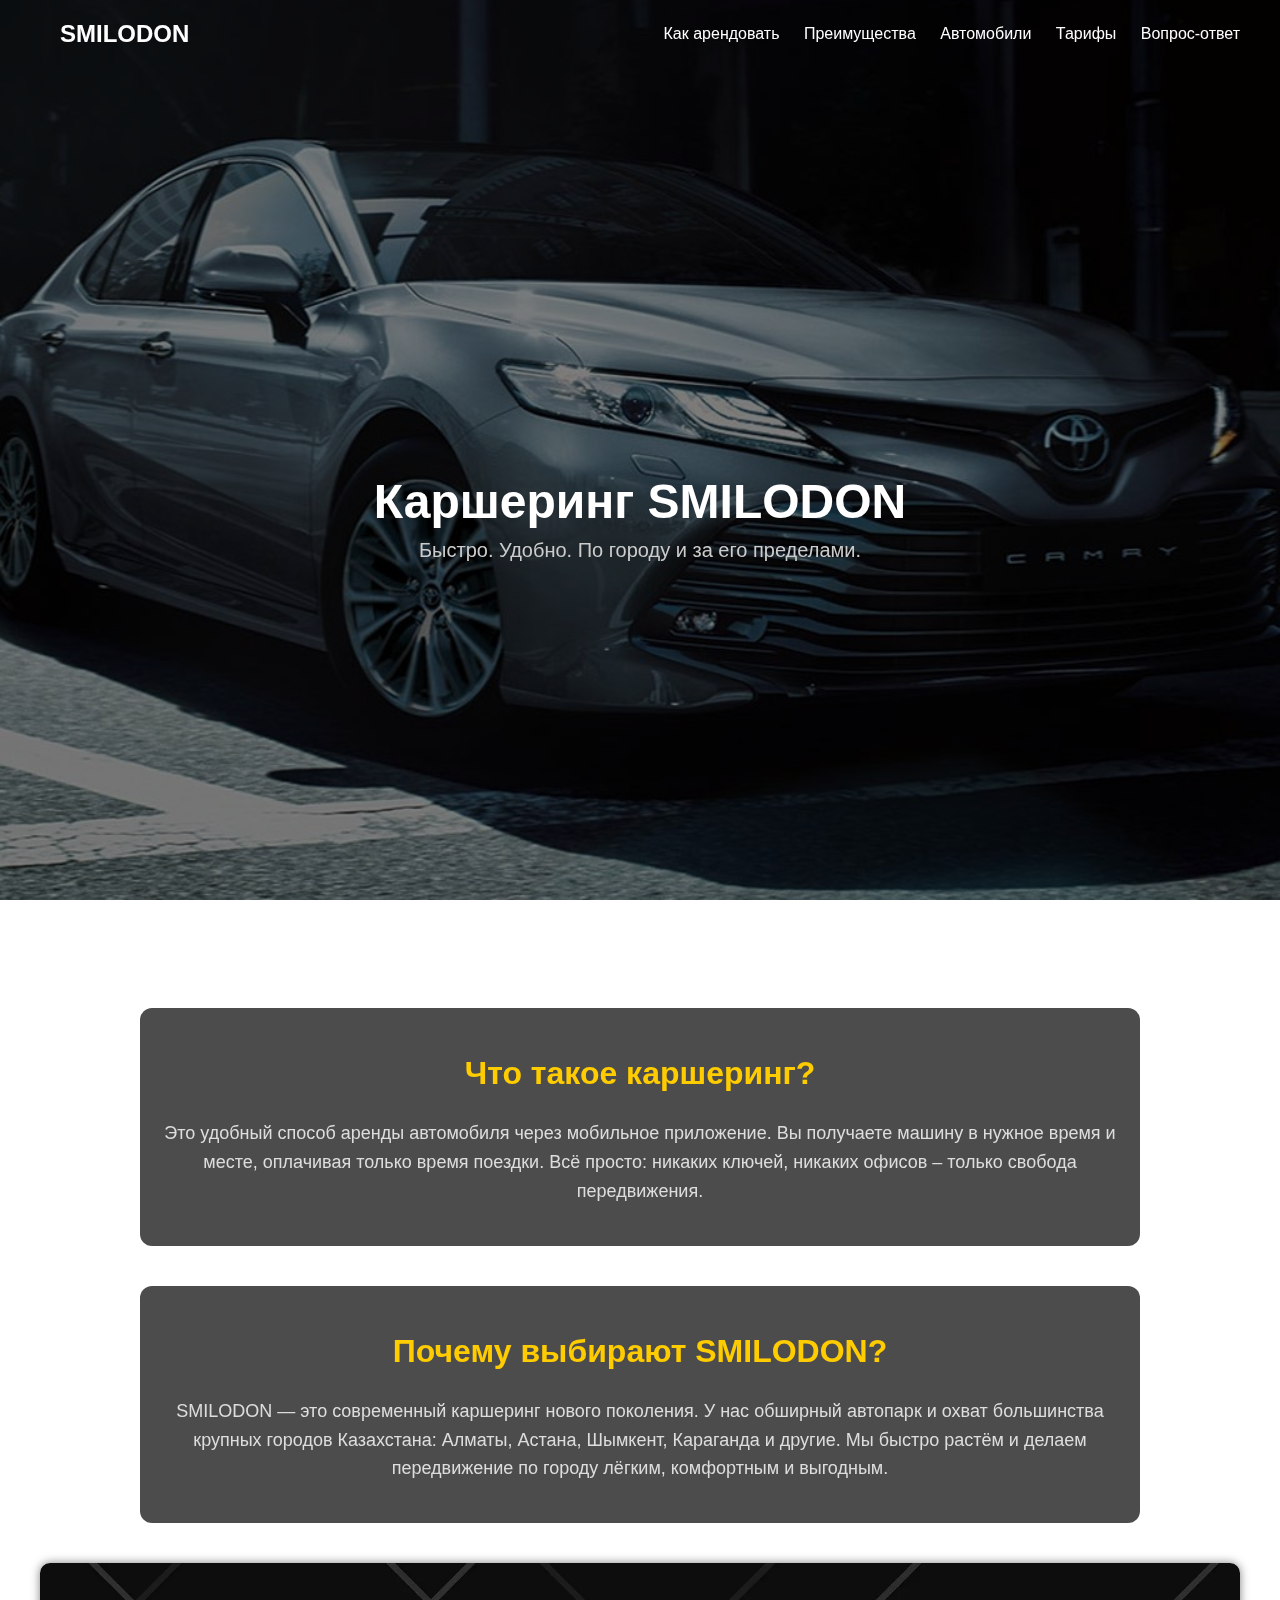
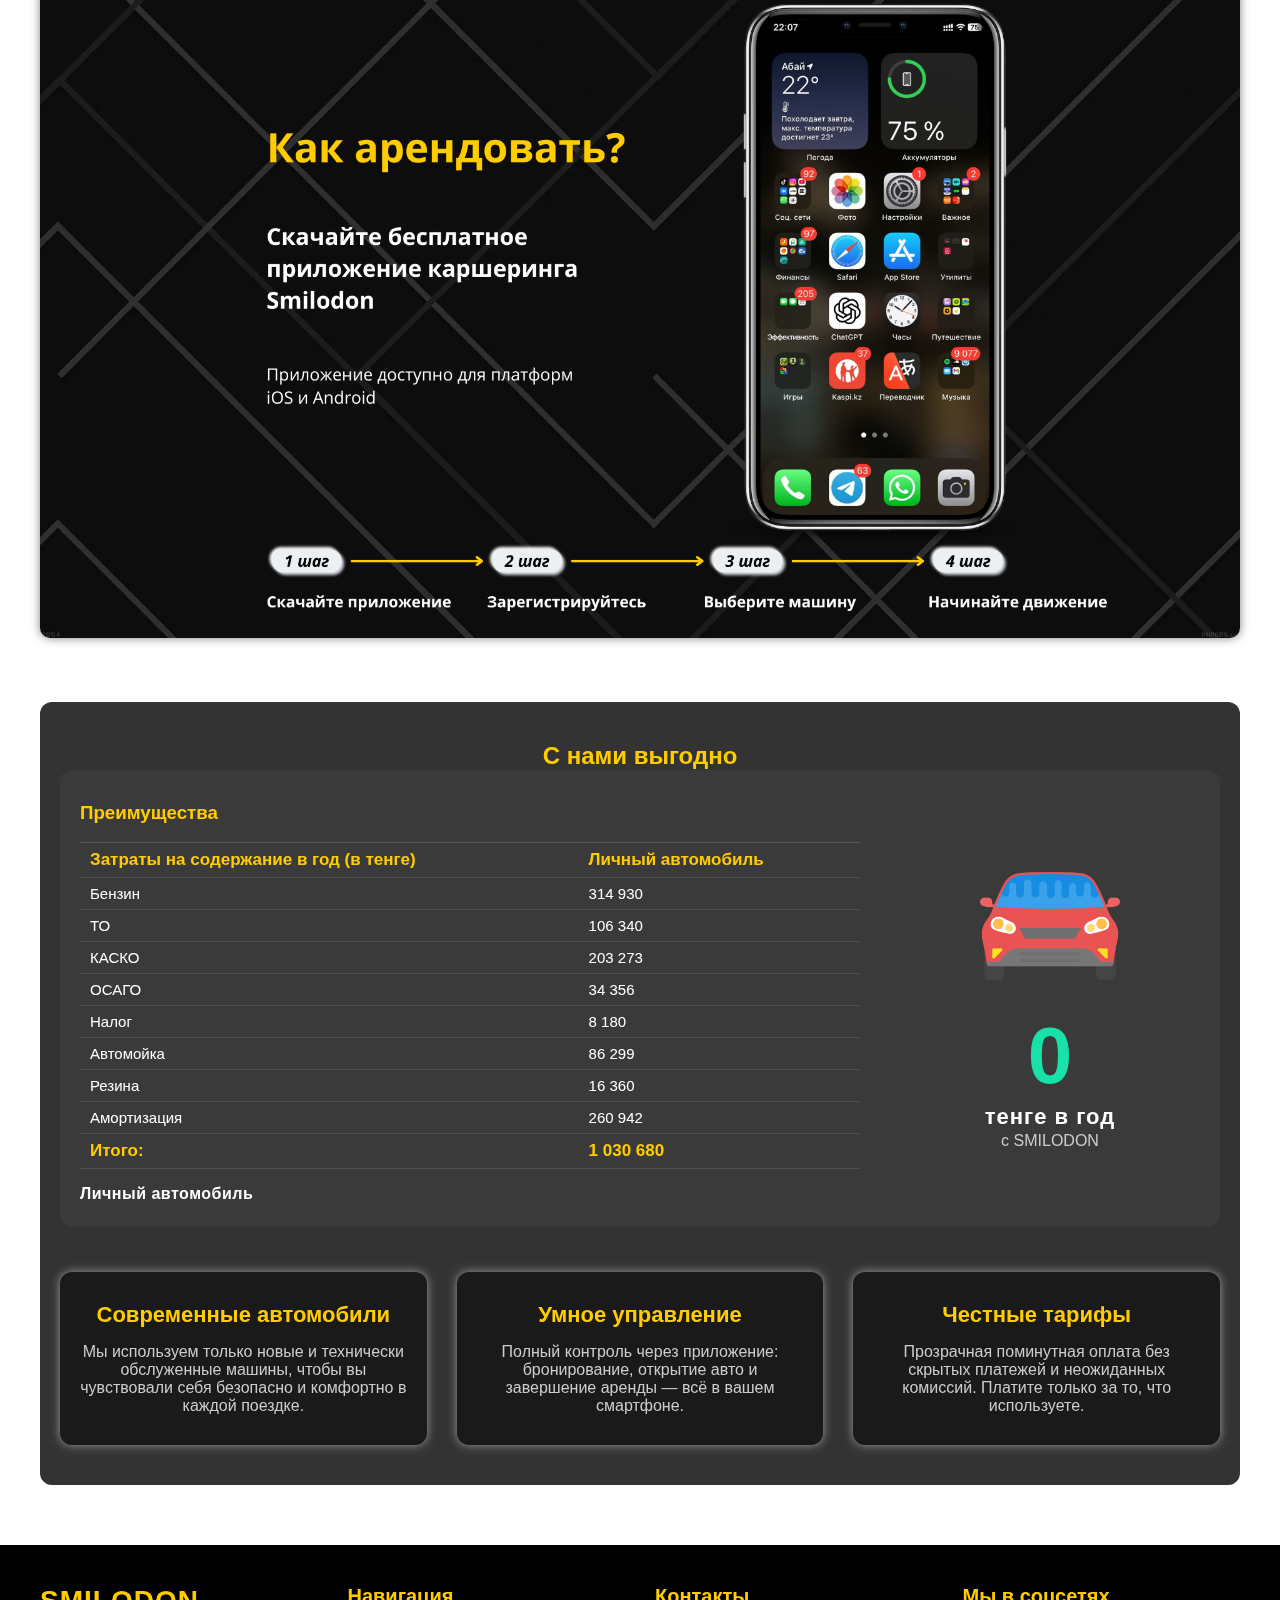
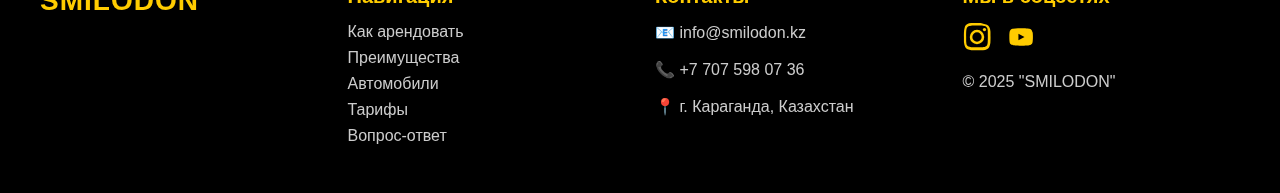
<file: index.html>
<!DOCTYPE html>
<html lang="ru">
<head>
  <meta charset="UTF-8">
  <title>SMILODON – Каршеринг</title>
  <link rel="stylesheet" href="footer.css">
  <style>
* {
  margin: 0;
  padding: 0;
  box-sizing: border-box;
}

html, body {
  height: 100%;
  font-family: Arial, sans-serif;
  color: #fff;
  scroll-behavior: smooth;
}

body {
  display: flex;
  flex-direction: column;
  min-height: 100vh;
  background: url('images/фон.jpg') no-repeat center center fixed;
  background-size: cover;
  position: relative;
}

body::before {
  content: '';
  position: fixed;
  inset: 0;
  background-color: rgba(0, 0, 0, 0.5);
  z-index: -1;
}

header {
  background-color: #22222;
  color: #fff;
  padding: 20px;
}

nav {
  display: flex;
  justify-content: space-between;
  align-items: center;
  max-width: 1200px;
  margin: auto;
}

nav a {
  color: white;
  text-decoration: none;
  margin-left: 20px;
  transition: color 0.3s, border-bottom 0.3s;
  cursor: pointer;
}

nav a:hover {
  color: #ffcc00;
  border-bottom: 2px solid #ffcc00;
}

main {
  flex: 1;
}

.hero {
  height: 900px;
  display: flex;
  flex-direction: column;
  justify-content: center;
  align-items: center;
  text-align: center;
  padding: 0 20px;
}

.hero h1 {
  font-size: 48px;
  margin-bottom: 10px;
}

.hero p {
  font-size: 20px;
  color: #ccc;
}

.section {
  max-width: 1000px;
  margin: 40px auto;
  padding: 40px 20px;
  background-color: rgba(0, 0, 0, 0.7);
  border-radius: 12px;
  text-align: center;
  line-height: 1.6;
}

.section h2 {
  font-size: 32px;
  margin-bottom: 20px;
  color: #ffcc00;
}

.section p {
  font-size: 18px;
  color: #ddd;
}

.photo-section {
  max-width: 1200px;
  margin: 40px auto;
  text-align: center;
}

.photo-section img {
  max-width: 100%;
  height: auto;
  border-radius: 10px;
  box-shadow: 0 0 10px rgba(0, 0, 0, 0.5);
  display: inline-block;
}

/* Общий блок преимуществ */
.advantages {
  max-width: 1200px;
  margin: 60px auto;
  padding: 40px 20px;
  background-color: rgba(0, 0, 0, 0.8);
  border-radius: 12px;
  text-align: center;
}

/* Блок сравнения расходов */
.comparison-section {
  display: flex;
  flex-wrap: wrap;
  justify-content: space-between;
  align-items: center;
  gap: 40px;
  margin-bottom: 45px;
  background: rgba(255, 255, 255, 0.03);
  padding: 32px 20px 24px 20px;
  border-radius: 12px;
}

.comparison-details {
  flex: 1;
  min-width: 300px;
  text-align: left;
}

.comparison-details h3 {
  color: #ffcc00;
  margin-bottom: 18px;
}

.comparison-details table {
  width: 100%;
  border-collapse: collapse;
  margin-bottom: 16px;
  color: #fff;
}

.comparison-details table td {
  padding: 7px 10px;
  border-bottom: 1px solid rgba(255,255,255,0.10);
  font-size: 15px;
}

.comparison-details tr.total td {
  font-size: 17px;
  color: #ffcc00;
  font-weight: bold;
  border-top: 1px solid rgba(255,255,255,0.15);
}

.comparison-details .car-title {
  margin-top: 12px;
  font-weight: bold;
  font-size: 16px;
  color: #fff;
  letter-spacing: 0.5px;
}

.comparison-visual {
  flex: 0 0 300px;
  text-align: center;
}

.comparison-visual img {
  width: 140px;
  margin-bottom: 16px;
}

.comparison-visual .zero-cost {
  font-size: 80px;
  color: #18e2a9;
  font-weight: bold;
  margin-bottom: 8px;
  line-height: 1;
}

.comparison-visual .carsh-label {
  font-size: 22px;
  font-weight: 600;
  letter-spacing: 1px;
  margin-bottom: 2px;
}

.comparison-visual .tenge-label {
  font-size: 16px;
  color: #ccc;
}

/* Преимущества: список */
.adv-list {
  display: flex;
  justify-content: space-between;
  flex-wrap: wrap;
  gap: 30px;
}

.adv-item {
  flex: 1;
  min-width: 280px;
  background-color: #1a1a1a;
  padding: 30px 20px;
  border-radius: 12px;
  text-align: center;
  box-shadow: 0 0 10px rgba(255, 255, 255, 0.5);
  transition: transform 0.3s;
}

.adv-item:hover {
  transform: translateY(-5px);
}

.adv-item h3 {
  color: #ffcc00;
  margin-bottom: 15px;
  font-size: 22px;
}

.adv-item p {
  color: #ccc;
  font-size: 16px;
}

@media (max-width: 1000px) {
  .adv-list,
  .comparison-section {
    flex-direction: column;
    align-items: center;
  }
  .comparison-visual {
    margin-top: 30px;
  }
}

/* Кнопка "Наверх" */
#scrollTopBtn {
  display: none;
  position: fixed;
  bottom: 30px;
  right: 30px;
  z-index: 1000;
  background-color: #ffcc00;
  color: #000;
  padding: 12px 16px;
  border-radius: 50%;
  font-size: 24px;
  text-decoration: none;
  cursor: pointer;
  transition: opacity 0.3s ease;
  box-shadow: 0 0 10px rgba(0,0,0,0.5);
}

#scrollTopBtn:hover {
  background-color: #e6b800;
}
  </style>
</head>
<body>

  <header>
  <nav>
      <h2><a href="index.html">SMILODON</a></h2>
    <div class="nav-links">
      <a href="#howto">Как арендовать</a>
      <a href="#advantages">Преимущества</a>
      <a href="Автомобили.html">Автомобили</a>
      <a href="Тарифы.html">Тарифы</a>
      <a href="Вопрос-ответ.html">Вопрос-ответ</a>
    </div>
  </nav>
</header>

  <main>
    <section class="hero">
      <h1>Каршеринг SMILODON</h1>
      <p>Быстро. Удобно. По городу и за его пределами.</p>
    </section>

    <section class="section">
      <h2>Что такое каршеринг?</h2>
      <p>Это удобный способ аренды автомобиля через мобильное приложение. Вы получаете машину в нужное время и месте, оплачивая только время поездки. Всё просто: никаких ключей, никаких офисов – только свобода передвижения.</p>
    </section>

    <section class="section">
      <h2>Почему выбирают SMILODON?</h2>
      <p>SMILODON — это современный каршеринг нового поколения. У нас обширный автопарк и охват большинства крупных городов Казахстана: Алматы, Астана, Шымкент, Караганда и другие. Мы быстро растём и делаем передвижение по городу лёгким, комфортным и выгодным.</p>
    </section>

    <section id="howto" class="photo-section">
      <img src="images/Как арендовать.png" alt="Описание фото">
    </section>

    <section id="advantages" class="advantages">
      <h2 style="color: #ffcc00">С нами выгодно</h2>
      <div class="comparison-section">
        <div class="comparison-details">
          <h3>Преимущества</h3>
          <table>
            <tr class="total"><td><strong>Затраты на содержание в год (в тенге)</strong></td><td><strong>Личный автомобиль</strong></td></tr>
            <tr><td>Бензин</td><td>314 930</td></tr>
            <tr><td>ТО</td><td>106 340</td></tr>
            <tr><td>КАСКО</td><td>203 273</td></tr>
            <tr><td>ОСАГО</td><td>34 356</td></tr>
            <tr><td>Налог</td><td>8 180</td></tr>
            <tr><td>Автомойка</td><td>86 299</td></tr>
            <tr><td>Резина</td><td>16 360</td></tr>
            <tr><td>Амортизация</td><td>260 942</td></tr>
            <tr class="total"><td><strong>Итого:</strong></td><td><strong>1 030 680</strong></td></tr>
          </table>
          <div class="car-title">Личный автомобиль</div>
        </div>
        <div class="comparison-visual">
          <img src="images/машинка.png" alt="каршеринг">
          <div class="zero-cost">0</div>
          <div class="carsh-label">тенге в год</div>
          <div class="tenge-label">с SMILODON</div>
        </div>
      </div>
      <div class="adv-list">
        <div class="adv-item">
          <h3>Современные автомобили</h3>
          <p>Мы используем только новые и технически обслуженные машины, чтобы вы чувствовали себя безопасно и комфортно в каждой поездке.</p>
        </div>
        <div class="adv-item">
          <h3>Умное управление</h3>
          <p>Полный контроль через приложение: бронирование, открытие авто и завершение аренды — всё в вашем смартфоне.</p>
        </div>
        <div class="adv-item">
          <h3>Честные тарифы</h3>
          <p>Прозрачная поминутная оплата без скрытых платежей и неожиданных комиссий. Платите только за то, что используете.</p>
        </div>
      </div>
    </section>
  </main>

  <footer class="footer">
  <div class="footer-container">

    <div class="footer-column">
      <h2 class="footer-logo"><a href="index.html">SMILODON</a></h2>
    </div>

    <div class="footer-column">
      <h3>Навигация</h3>
      <ul class="footer-nav">
        <li><a href="#howto">Как арендовать</a></li>
        <li><a href="#advantages">Преимущества</a></li>
        <li><a href="Автомобили.html">Автомобили</a></li>
        <li><a href="Тарифы.html">Тарифы</a></li>
        <li><a href="Вопрос-ответ.html">Вопрос-ответ</a></li>
      </ul>
    </div>

    <div class="footer-column">
      <h3>Контакты</h3>
      <p>📧 <a href="mailto:info@smilodon.kz">info@smilodon.kz</a></p>
      <p>&#8203</p>
      <p>📞 <a href="tel:+77001234567">+7 707 598 07 36</a></p>
      <p>&#8203</p>
      <p>📍 г. Караганда, Казахстан</p>
    </div>

    <div class="footer-column">
      <h3>Мы в соцсетях</h3>
      <div class="social-icons">
        <a href="https://instagram.com" target="_blank" aria-label="Instagram">
          <!-- Instagram SVG -->
          <svg viewBox="0 0 24 24" width="28" height="28" fill="#ffcc00"><path d="M12 2.2c3.2 0 3.6 0 4.9.1 1.2.1 2 .3 2.4.5.6.3 1 .7 1.4 1.4.3.4.4 1.2.5 2.4.1 1.3.1 1.7.1 4.9s0 3.6-.1 4.9c-.1 1.2-.3 2-.5 2.4-.3.6-.7 1-1.4 1.4-.4.3-1.2.4-2.4.5-1.3.1-1.7.1-4.9.1s-3.6 0-4.9-.1c-1.2-.1-2-.3-2.4-.5-.6-.3-1-.7-1.4-1.4-.3-.4-.4-1.2-.5-2.4-.1-1.3-.1-1.7-.1-4.9s0-3.6.1-4.9c.1-1.2.3-2 .5-2.4.3-.6.7-1 1.4-1.4.4-.3 1.2-.4 2.4-.5C8.4 2.2 8.8 2.2 12 2.2m0-2.2C8.7 0 8.3 0 7 .1 5.7.2 4.6.5 3.8.9c-.9.4-1.7 1.2-2.1 2.1C1.3 4.6 1 5.7.9 7 .8 8.3.8 8.7.8 12c0 3.3 0 3.7.1 5 .1 1.3.4 2.4.9 3.3.4.9 1.2 1.7 2.1 2.1.9.4 2 .7 3.3.9 1.3.1 1.7.1 5 .1s3.7 0 5-.1c1.3-.1 2.4-.4 3.3-.9.9-.4 1.7-1.2 2.1-2.1.4-.9.7-2 .9-3.3.1-1.3.1-1.7.1-5s0-3.7-.1-5c-.1-1.3-.4-2.4-.9-3.3-.4-.9-1.2-1.7-2.1-2.1-.9-.4-2-.7-3.3-.9C15.7 0 15.3 0 12 0z"/><path d="M12 5.8a6.2 6.2 0 100 12.4 6.2 6.2 0 000-12.4zm0 10.2a4 4 0 110-8 4 4 0 010 8z"/><circle cx="18.4" cy="5.6" r="1.4"/></svg>
        </a>
        <a href="https://youtube.com" target="_blank" aria-label="YouTube">
          <!-- YouTube SVG -->
          <svg viewBox="0 0 24 24" width="28" height="28" fill="#ffcc00"><path d="M21.8 8s-.2-1.5-.8-2.1c-.8-.9-1.7-.9-2.1-1C16.3 4.5 12 4.5 12 4.5s-4.3 0-6.9.4c-.4.1-1.3.1-2.1 1C2.3 6.5 2.2 8 2.2 8S2 9.7 2 11.4v1.2C2 14.3 2.2 16 2.2 16s.2 1.5.8 2.1c.8.9 1.8.9 2.3 1 1.7.2 6.9.4 6.9.4s4.3 0 6.9-.4c.4-.1 1.3-.1 2.1-1 .6-.6.8-2.1.8-2.1s.2-1.7.2-3.4v-1.2c0-1.7-.2-3.4-.2-3.4zM9.8 14.7V9.3l5.2 2.7-5.2 2.7z"/></svg>
        </a>
        <p>&#8203</p>
        <p>© 2025 "SMILODON"</p>
      </div>
    </div>

  </div>
</footer>


  <a href="#" id="scrollTopBtn" title="Наверх">↑</a>

  <script>
    const scrollBtn = document.getElementById("scrollTopBtn");

    window.addEventListener("scroll", () => {
      scrollBtn.style.display = window.scrollY > 300 ? "block" : "none";
    });

    scrollBtn.addEventListener("click", (e) => {
      e.preventDefault();
      window.scrollTo({ top: 0, behavior: "smooth" });
    });
  </script>
</body>
</html>
</file>
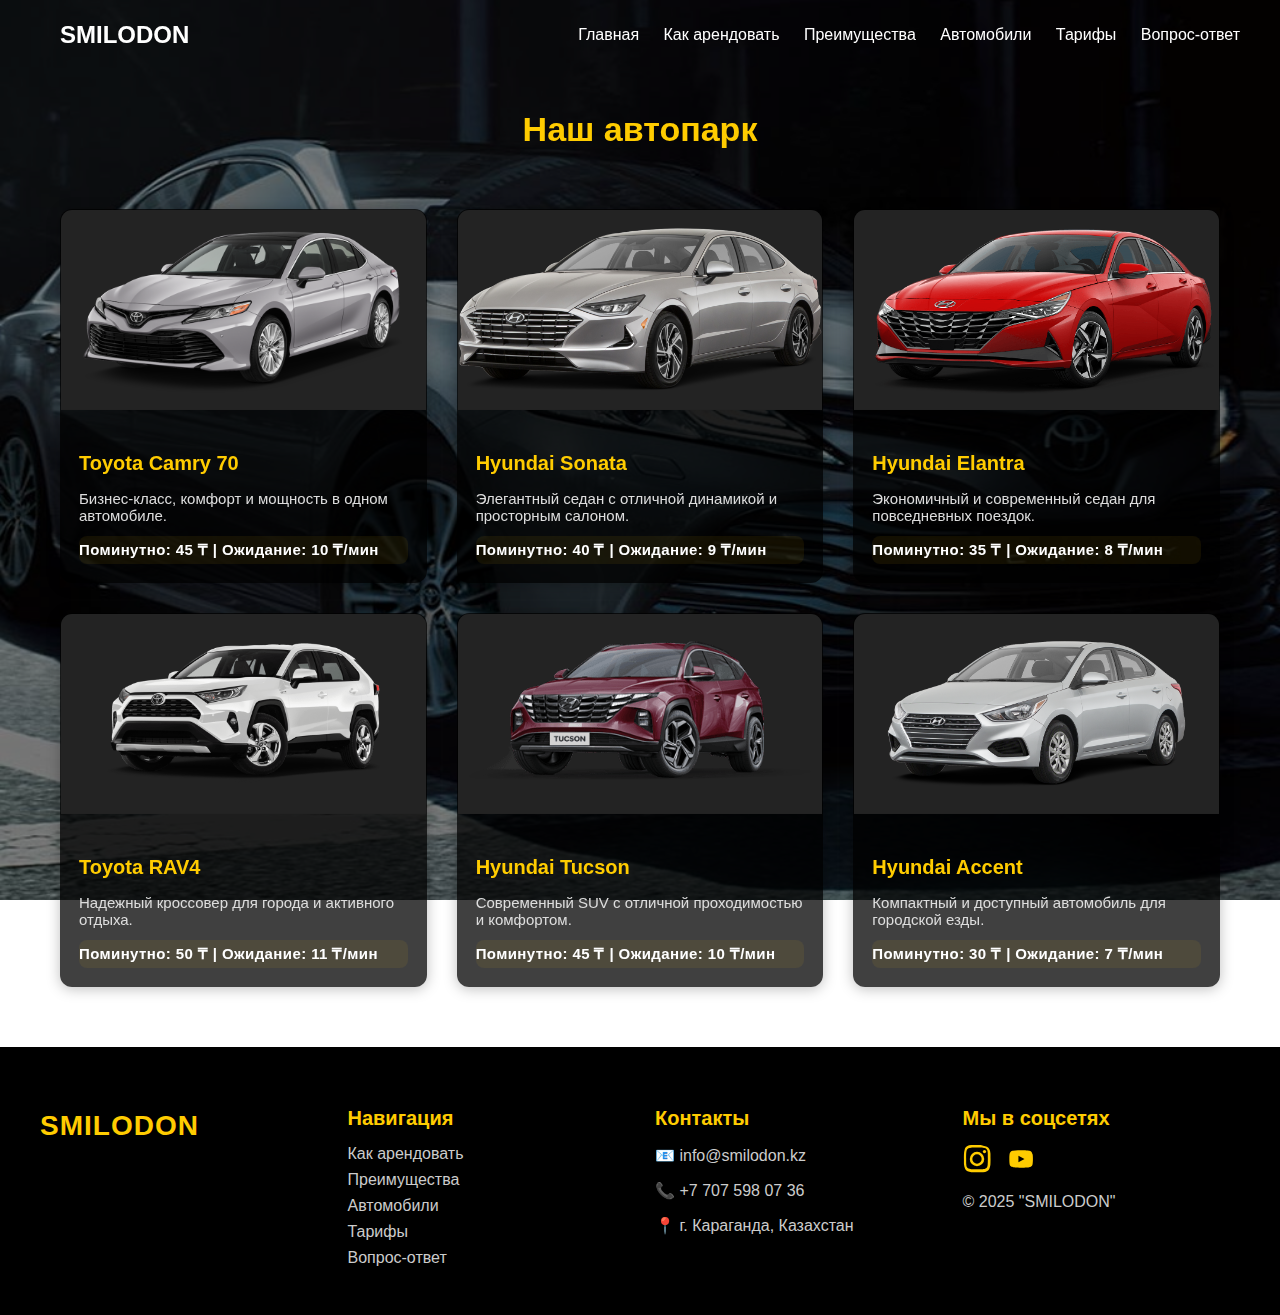
<file: Автомобили.html>
<!DOCTYPE html>
<html lang="ru">
<head>
  <meta charset="UTF-8">
  <title>Автомобили SMILODON</title>
  <link rel="stylesheet" href="footer.css">
  <style>
    * { box-sizing: border-box; }

    html {
      scroll-behavior: smooth;
    }

    body {
      margin: 0;
      font-family: Arial, sans-serif;
      color: white;
      background: url('images/фон.jpg') no-repeat center center fixed;
      background-size: cover;
      overflow-x: hidden;
      position: relative;
    }
    body::before {
      content: "";
      position: fixed;
      inset: 0;
      background: rgba(0,0,0,0.5);
      z-index: -2;
    }

    header, footer, main {
      position: relative;
      z-index: 1;
    }

    header {
      background-color: #22222;
      padding: 1px;
    }

    nav {
      display: flex;
      justify-content: space-between;
      align-items: center;
      max-width: 1200px;
      margin: auto;
    }

    nav a {
      color: white;
      text-decoration: none;
      margin-left: 20px;
    }

    nav a:hover {
      color: #ffcc00;
      border-bottom: 2px solid #ffcc00;
    }

    h1 {
      text-align: center;
      margin: 40px 0 20px;
      color: #ffcc00;
      font-size: 34px;
    }

    .cars {
      display: grid;
      grid-template-columns: repeat(auto-fit, minmax(310px, 1fr));
      gap: 30px;
      padding: 40px 20px 60px 20px;
      max-width: 1200px;
      margin: 0 auto;
    }

    .car-card {
      background: rgba(0,0,0,0.75);
      border-radius: 12px;
      box-shadow: 0 2px 14px 0 rgba(0,0,0,0.25);
      overflow: hidden;
      display: flex;
      flex-direction: column;
      border: 1.5px solid transparent;
      transition: transform 0.3s, border 0.3s;
    }

    .car-card:hover {
      transform: translateY(-5px) scale(1.01);
      border: 1.5px solid #ffcc00;
    }

    .car-card img {
      width: 100%;
      height: 200px;
      object-fit: contain;
      background: #232323;
      border-bottom: 1px solid #222;
      display: block;
    }

    .car-card-content {
      padding: 22px 18px 18px 18px;
      flex: 1;
    }

    .car-card h3 {
      margin-bottom: 12px;
      font-size: 20px;
      color: #ffcc00;
      font-weight: 700;
    }

    .car-card p {
      margin-bottom: 12px;
      color: #ddd;
      font-size: 15px;
    }

    .price {
      font-weight: bold;
      color: #fff;
      background: rgba(255,204,0,0.07);
      border-radius: 8px;
      padding: 5px 0;
      letter-spacing: 0.4px;
      font-size: 15px;
    }

    @media (max-width: 600px) {
      .cars { padding: 20px 5px 40px 5px; }
    }
  </style>
</head>
<body>

  <header>
    <nav>
      <h2><a href="основа.html">SMILODON</a></h2>
      <div>
        <a href="основа.html">Главная</a>
        <a href="основа.html#howto">Как арендовать</a>
        <a href="основа.html#advantages">Преимущества</a>
        <a href="Автомобили.html">Автомобили</a>
        <a href="Тарифы.html">Тарифы</a>
        <a href="Вопрос-ответ.html">Вопрос-ответ</a>
      </div>
    </nav>
  </header>

  <main>
    <h1>Наш автопарк</h1>
    <section class="cars">

      <div class="car-card">
        <img src="images/камри.png" alt="Toyota Camry 70">
        <div class="car-card-content">
          <h3>Toyota Camry 70</h3>
          <p>Бизнес-класс, комфорт и мощность в одном автомобиле.</p>
          <div class="price">Поминутно: 45 ₸ | Ожидание: 10 ₸/мин</div>
        </div>
      </div>

      <div class="car-card">
        <img src="images/соната.png" alt="Hyundai Sonata">
        <div class="car-card-content">
          <h3>Hyundai Sonata</h3>
          <p>Элегантный седан с отличной динамикой и просторным салоном.</p>
          <div class="price">Поминутно: 40 ₸ | Ожидание: 9 ₸/мин</div>
        </div>
      </div>

      <div class="car-card">
        <img src="images/элантра.png" alt="Hyundai Elantra">
        <div class="car-card-content">
          <h3>Hyundai Elantra</h3>
          <p>Экономичный и современный седан для повседневных поездок.</p>
          <div class="price">Поминутно: 35 ₸ | Ожидание: 8 ₸/мин</div>
        </div>
      </div>

      <div class="car-card">
        <img src="images/рав 4.png" alt="Toyota RAV4">
        <div class="car-card-content">
          <h3>Toyota RAV4</h3>
          <p>Надежный кроссовер для города и активного отдыха.</p>
          <div class="price">Поминутно: 50 ₸ | Ожидание: 11 ₸/мин</div>
        </div>
      </div>

      <div class="car-card">
        <img src="images/тусон.png" alt="Hyundai Tucson">
        <div class="car-card-content">
          <h3>Hyundai Tucson</h3>
          <p>Современный SUV с отличной проходимостью и комфортом.</p>
          <div class="price">Поминутно: 45 ₸ | Ожидание: 10 ₸/мин</div>
        </div>
      </div>

      <div class="car-card">
        <img src="images/акцент.png" alt="Hyundai Accent">
        <div class="car-card-content">
          <h3>Hyundai Accent</h3>
          <p>Компактный и доступный автомобиль для городской езды.</p>
          <div class="price">Поминутно: 30 ₸ | Ожидание: 7 ₸/мин</div>
        </div>
      </div>

    </section>
  </main>

<footer class="footer">
  <div class="footer-container">

    <div class="footer-column">
      <h2 class="footer-logo"><a href="основа.html">SMILODON</a></h2>
    </div>

    <div class="footer-column">
      <h3>Навигация</h3>
      <ul class="footer-nav">
        <li><a href="#howto">Как арендовать</a></li>
        <li><a href="#advantages">Преимущества</a></li>
        <li><a href="Автомобили.html">Автомобили</a></li>
        <li><a href="Тарифы.html">Тарифы</a></li>
        <li><a href="Вопрос-ответ.html">Вопрос-ответ</a></li>
      </ul>
    </div>

    <div class="footer-column">
      <h3>Контакты</h3>
      <p>📧 <a href="mailto:info@smilodon.kz">info@smilodon.kz</a></p>
      <p>📞 <a href="tel:+77001234567">+7 707 598 07 36</a></p>
      <p>📍 г. Караганда, Казахстан</p>
    </div>

    <div class="footer-column">
      <h3>Мы в соцсетях</h3>
      <div class="social-icons">
        <a href="https://instagram.com" target="_blank" aria-label="Instagram">
          <!-- Instagram SVG -->
          <svg viewBox="0 0 24 24" width="28" height="28" fill="#ffcc00"><path d="M12 2.2c3.2 0 3.6 0 4.9.1 1.2.1 2 .3 2.4.5.6.3 1 .7 1.4 1.4.3.4.4 1.2.5 2.4.1 1.3.1 1.7.1 4.9s0 3.6-.1 4.9c-.1 1.2-.3 2-.5 2.4-.3.6-.7 1-1.4 1.4-.4.3-1.2.4-2.4.5-1.3.1-1.7.1-4.9.1s-3.6 0-4.9-.1c-1.2-.1-2-.3-2.4-.5-.6-.3-1-.7-1.4-1.4-.3-.4-.4-1.2-.5-2.4-.1-1.3-.1-1.7-.1-4.9s0-3.6.1-4.9c.1-1.2.3-2 .5-2.4.3-.6.7-1 1.4-1.4.4-.3 1.2-.4 2.4-.5C8.4 2.2 8.8 2.2 12 2.2m0-2.2C8.7 0 8.3 0 7 .1 5.7.2 4.6.5 3.8.9c-.9.4-1.7 1.2-2.1 2.1C1.3 4.6 1 5.7.9 7 .8 8.3.8 8.7.8 12c0 3.3 0 3.7.1 5 .1 1.3.4 2.4.9 3.3.4.9 1.2 1.7 2.1 2.1.9.4 2 .7 3.3.9 1.3.1 1.7.1 5 .1s3.7 0 5-.1c1.3-.1 2.4-.4 3.3-.9.9-.4 1.7-1.2 2.1-2.1.4-.9.7-2 .9-3.3.1-1.3.1-1.7.1-5s0-3.7-.1-5c-.1-1.3-.4-2.4-.9-3.3-.4-.9-1.2-1.7-2.1-2.1-.9-.4-2-.7-3.3-.9C15.7 0 15.3 0 12 0z"/><path d="M12 5.8a6.2 6.2 0 100 12.4 6.2 6.2 0 000-12.4zm0 10.2a4 4 0 110-8 4 4 0 010 8z"/><circle cx="18.4" cy="5.6" r="1.4"/></svg>
        </a>
        <a href="https://youtube.com" target="_blank" aria-label="YouTube">
          <!-- YouTube SVG -->
          <svg viewBox="0 0 24 24" width="28" height="28" fill="#ffcc00"><path d="M21.8 8s-.2-1.5-.8-2.1c-.8-.9-1.7-.9-2.1-1C16.3 4.5 12 4.5 12 4.5s-4.3 0-6.9.4c-.4.1-1.3.1-2.1 1C2.3 6.5 2.2 8 2.2 8S2 9.7 2 11.4v1.2C2 14.3 2.2 16 2.2 16s.2 1.5.8 2.1c.8.9 1.8.9 2.3 1 1.7.2 6.9.4 6.9.4s4.3 0 6.9-.4c.4-.1 1.3-.1 2.1-1 .6-.6.8-2.1.8-2.1s.2-1.7.2-3.4v-1.2c0-1.7-.2-3.4-.2-3.4zM9.8 14.7V9.3l5.2 2.7-5.2 2.7z"/></svg>
        </a>
        <p>© 2025 "SMILODON"</p>
      </div>
    </div>

  </div>
</footer>



</body>
</html>
</file>
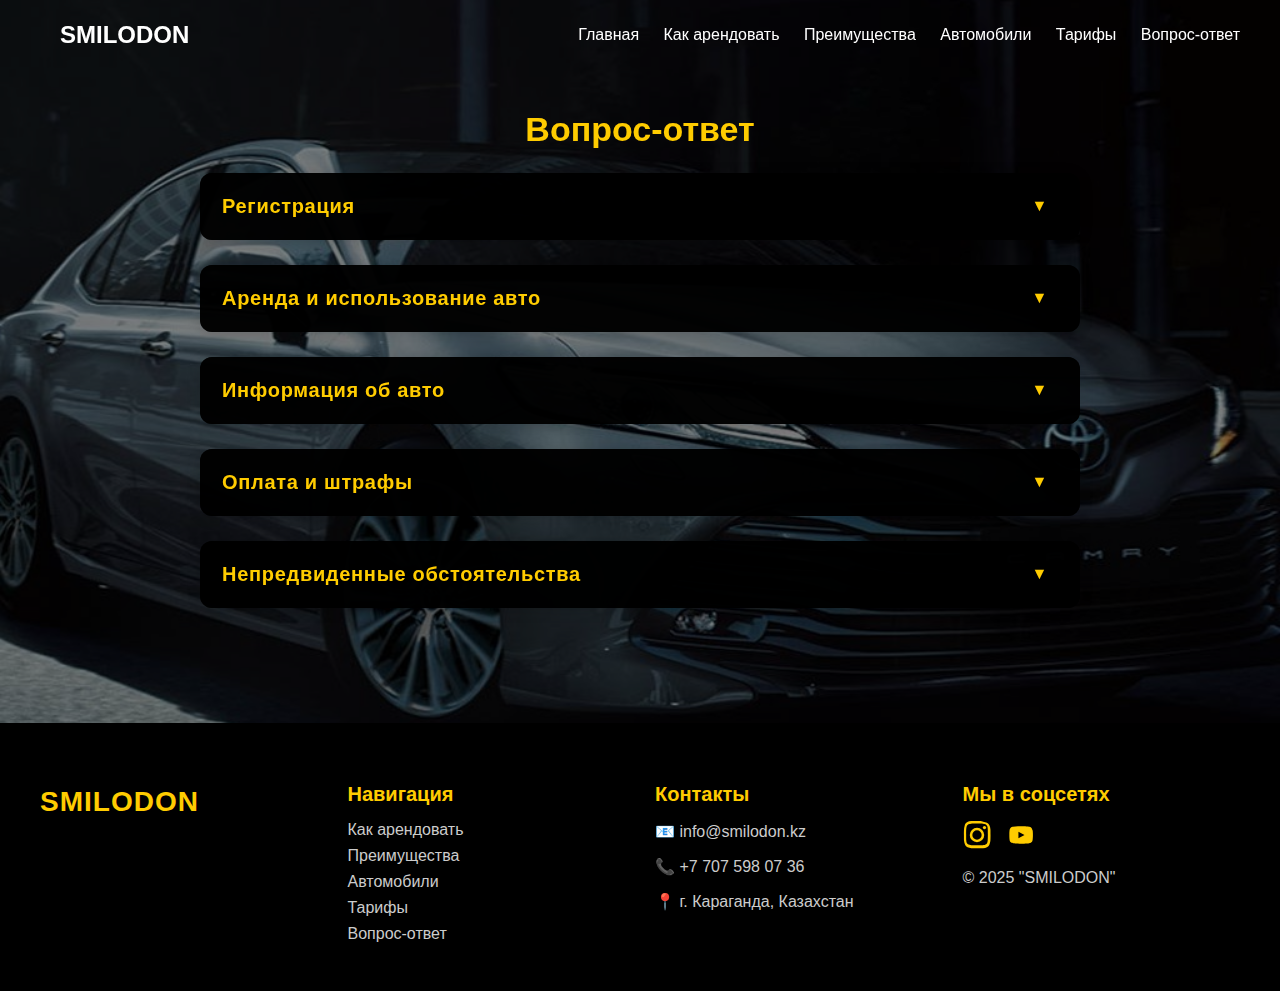
<file: Вопрос-ответ.html>
<!DOCTYPE html>
<html lang="ru">
<head>
  <meta charset="UTF-8">
  <title>Вопрос-ответ | SMILODON</title>
  <link rel="stylesheet" href="footer.css">
  <style>
    * { box-sizing: border-box; }

    html, body {
      height: 100%;
      font-family: Arial, sans-serif;
      color: #fff;
      scroll-behavior: smooth;
    }

    body {
      margin: 0;
      min-height: 100vh;
      background: url('images/фон.jpg') no-repeat center center fixed;
      background-size: cover;
      position: relative;
      overflow-x: hidden;
      display: flex;
      flex-direction: column;
    }

    main {
      flex: 1;
    }

    body::before {
      content: "";
      position: fixed;
      inset: 0;
      background: rgba(0,0,0,0.5);
      z-index: -2;
    }

    header, footer, main {
      position: relative;
      z-index: 1;
    }

    header {
      background-color: #22222;
      padding: 1px;
    }

    nav {
      display: flex;
      justify-content: space-between;
      align-items: center;
      max-width: 1200px;
      margin: auto;
    }

    nav a {
      color: white;
      text-decoration: none;
      margin-left: 20px;
    }

    nav a:hover {
      color: #ffcc00;
      border-bottom: 2px solid #ffcc00;
    }

    h1 {
      text-align: center;
      margin: 40px 0 24px;
      color: #ffcc00;
      font-size: 34px;
    }

    .faq-container {
      max-width: 900px;
      margin: 0 auto 50px auto;
      padding: 0 10px 40px 10px;
    }

    .faq-section {
      background: rgba(0,0,0,0.7);
      border-radius: 12px;
      margin-bottom: 25px;
      box-shadow: 0 2px 14px 0 rgba(0,0,0,0.15);
      overflow: hidden;
    }

    .faq-section-title {
      cursor: pointer;
      font-size: 20px;
      padding: 22px 32px 22px 22px;
      background: rgba(0,0,0,0.9);
      border: none;
      color: #ffcc00;
      font-weight: 700;
      letter-spacing: 0.7px;
      transition: background 0.2s;
      width: 100%;
      text-align: left;
      outline: none;
      display: flex;
      justify-content: space-between;
      align-items: center;
      position: relative;
    }

    .faq-section-title::after {
      content: "▼";
      font-size: 16px;
      color: #ffcc00;
      margin-left: 8px;
      transition: transform 0.3s;
    }

    .faq-section.open .faq-section-title::after {
      transform: rotate(-180deg);
    }

    .faq-questions {
      display: none;
      padding: 0 22px 18px 22px;
      animation: fadeIn 0.3s;
    }

    .faq-section.open .faq-questions {
      display: block;
    }

    .faq-question-block {
      margin-bottom: 14px;
      border-bottom: 1px solid rgba(255,255,255,0.07);
      padding-bottom: 8px;
    }

    .faq-question {
      cursor: pointer;
      font-size: 16px;
      padding: 8px 0;
      color: #fff;
      font-weight: 500;
      background: none;
      border: none;
      text-align: left;
      width: 100%;
      display: flex;
      align-items: center;
      justify-content: space-between;
      transition: color 0.2s;
      outline: none;
    }

    .faq-question:hover {
      color: #ffcc00;
    }

    .faq-question::after {
      content: "▶";
      font-size: 13px;
      color: #ffcc00;
      margin-left: 8px;
      transition: transform 0.3s;
    }

    .faq-question-block.open .faq-question::after {
      transform: rotate(90deg);
    }

    .faq-answer {
      display: none;
      margin: 5px 0 3px 0;
      padding-left: 16px;
      color: #ccc;
      font-size: 15px;
      line-height: 1.6;
      animation: fadeIn 0.2s;
    }

    .faq-question-block.open .faq-answer {
      display: block;
    }

    @keyframes fadeIn {
      from { opacity: 0; }
      to   { opacity: 1; }
    }

    @media (max-width: 600px) {
      .faq-section-title { font-size: 17px; padding: 17px 15px 17px 12px; }
      .faq-questions { padding: 0 10px 12px 10px; }
      .faq-container { padding: 0 3px 22px 3px; }
    }
  </style>
</head>
<body>

  <header>
    <nav>
      <h2><a href="index.html">SMILODON</a></h2>
      <div>
        <a href="index.html">Главная</a>
        <a href="index.html#howto">Как арендовать</a>
        <a href="index.html#advantages">Преимущества</a>
        <a href="Автомобили.html">Автомобили</a>
        <a href="Тарифы.html">Тарифы</a>
        <a href="Вопрос-ответ.html">Вопрос-ответ</a>
      </div>
    </nav>
  </header>

  <main>
    <h1>Вопрос-ответ</h1>
    <div class="faq-container">
      <!-- ...ТВОИ ВОПРОСЫ... (всё как в предыдущем коде) ... -->
      <div class="faq-section">
        <button class="faq-section-title" type="button">Регистрация</button>
        <div class="faq-questions">
          <div class="faq-question-block">
            <button class="faq-question" type="button">С какого возраста можно пользоваться SMILODON?</button>
            <div class="faq-answer">
              Минимальный возраст для пользования сервисом — 18 лет. Также требуется водительское удостоверение категории B.
            </div>
          </div>
          <div class="faq-question-block">
            <button class="faq-question" type="button">Какие документы нужны для регистрации?</button>
            <div class="faq-answer">
              Для регистрации необходимы паспорт гражданина и действующее водительское удостоверение категории B.
            </div>
          </div>
          <div class="faq-question-block">
            <button class="faq-question" type="button">Сколько занимает по времени проверка документов?</button>
            <div class="faq-answer">
              Проверка документов обычно занимает до 15 минут, но в редких случаях может продлиться до 24 часов. Вы получите уведомление в приложении сразу после завершения проверки.
            </div>
          </div>
          <div class="faq-question-block">
            <button class="faq-question" type="button">Как прикрепить банковскую карту?</button>
            <div class="faq-answer">
              Перейдите в приложение SMILODON, откройте раздел «Платежи» или «Моя карта» и нажмите «Добавить карту». Введите данные своей банковской карты — система безопасно сохранит её для оплаты аренды.
            </div>
          </div>
        </div>
      </div>
      <!-- ...остальные разделы и вопросы... -->
      <div class="faq-section">
        <button class="faq-section-title" type="button">Аренда и использование авто</button>
        <div class="faq-questions">
          <div class="faq-question-block">
            <button class="faq-question" type="button">Как начать аренду автомобиля?</button>
            <div class="faq-answer">
              Зайдите в мобильное приложение SMILODON, выберите доступный автомобиль на карте и нажмите "Забронировать". Подойдите к авто и следуйте инструкциям в приложении.
            </div>
          </div>
          <div class="faq-question-block">
            <button class="faq-question" type="button">Как осмотреть машину перед поездкой?</button>
            <div class="faq-answer">
             Перед поездкой внимательно осмотрите автомобиль на наличие повреждений (царапин, вмятин, трещин на стёклах). Если обнаружите дефекты, сделайте фото через приложение перед началом аренды, чтобы избежать ответственности за чужие повреждения.
            </div>
          </div>
          <div class="faq-question-block">
            <button class="faq-question" type="button">Что делать, если авто не открывается?</button>
            <div class="faq-answer">
              Убедитесь, что интернет работает и вы находитесь рядом с машиной. Если не помогает — обратитесь в поддержку через приложение.
            </div>
          </div>
          <div class="faq-question-block">
            <button class="faq-question" type="button">Зоны поездок и завершения аренды</button>
            <div class="faq-answer">
              Начать и завершить аренду можно в пределах выделенной зоны города, указанной на карте в приложении. Перед выездом за её пределы обязательно убедитесь, что тариф позволяет это сделать. Завершение аренды возможно только в разрешённой зоне парковки, отмеченной в приложении зелёным цветом.
            </div>
          </div>
          <div class="faq-question-block">
            <button class="faq-question" type="button">Как забронировать/арендовать авто</button>
            <div class="faq-answer">
              Откройте приложение, выберите на карте свободный автомобиль и нажмите кнопку «Забронировать». После этого у вас будет бесплатное время (обычно 20 минут), чтобы добраться до машины. Подойдя к автомобилю, нажмите в приложении «Начать аренду» — двери разблокируются автоматически.
            </div>
          </div>
          <div class="faq-question-block">
            <button class="faq-question" type="button">Где находятся ключи от автомобиля?</button>
            <div class="faq-answer">
              Ключи уже находятся внутри автомобиля — чаще всего в бардачке или в специальном отсеке. Заводите машину кнопкой или ключом (в зависимости от модели), следуя инструкциям на экране приложения.
            </div>
          </div>
          <div class="faq-question-block">
            <button class="faq-question" type="button">Где находится топливная карта?</button>
            <div class="faq-answer">
              Топливная карта находится в бардачке или солнцезащитном козырьке автомобиля. Используйте её для заправки, если топлива осталось менее 25%. PIN-код для карты отобразится в приложении при необходимости заправки.
            </div>
          </div>
          <div class="faq-question-block">
            <button class="faq-question" type="button">Как заправить автомобиль?</button>
            <div class="faq-answer">
              Если уровень топлива ниже 25%, откройте приложение и выберите пункт «Заправка». Заправьтесь на партнёрской АЗС, используя топливную карту из авто. Введите PIN-код (он появится в приложении), заправьте машину и обязательно сделайте фото чека в приложении для подтверждения.
            </div>
          </div>
          <div class="faq-question-block">
            <button class="faq-question" type="button">Что делать если я оставил в салоне свою вещь?</button>
            <div class="faq-answer">
              Если вы забыли вещь в автомобиле, сразу обратитесь в службу поддержки через приложение. Укажите госномер авто, время аренды и описания потерянной вещи — команда постарается помочь как можно быстрее.
            </div>
          </div>
          <div class="faq-question-block">
            <button class="faq-question" type="button">Могу ли я курить сигареты или вейп в автомобиле?</button>
            <div class="faq-answer">
              Нет, курение сигарет, вейпов и других устройств строго запрещено в автомобилях SMILODON. За нарушение взимается штраф, так как это нарушает комфорт и безопасность других пользователей.
            </div>
          </div>
          <div class="faq-question-block">
            <button class="faq-question" type="button">Могу ли я осуществлять перевозку животных в автомобиле?</button>
            <div class="faq-answer">
              Да, перевозка животных разрешена, но только в специальных переносках. Животные не должны контактировать с обивкой салона. При нарушении условий может быть начислен штраф за загрязнение или повреждение салона.
            </div>
          </div>
          <div class="faq-question-block">
            <button class="faq-question" type="button">Могу ли я перевозить крупногабаритный груз?</button>
            <div class="faq-answer">
              Нет, перевозка крупногабаритного груза запрещена.
            </div>
          </div>
          <div class="faq-question-block">
            <button class="faq-question" type="button">Что делать, если у меня поменялось удостоверение личности или водительское удостоверение?</button>
            <div class="faq-answer">
              Если вы сменили удостоверение личности или водительские права, обновите данные в приложении: перейдите в раздел «Профиль» → «Документы» и загрузите новые фотографии. После проверки документов вы снова сможете пользоваться сервисом без ограничений.
            </div>
          </div>
        </div>
      </div>
      <div class="faq-section">
        <button class="faq-section-title" type="button">Информация об авто</button>
        <div class="faq-questions">
          <div class="faq-question-block">
            <button class="faq-question" type="button">Какие у вас автомобили?</button>
            <div class="faq-answer">
              В автопарке SMILODON — современные и комфортные автомобили разных классов: от компактных Hyundai Accent и Elantra до бизнес-седанов Toyota Camry и кроссоверов Hyundai Tucson и Toyota RAV4. Полный список доступен в разделе «Автомобили» на сайте или в приложении.
            </div>
          </div>
          <div class="faq-question-block">
            <button class="faq-question" type="button">Есть ли страховка у автомобиля?</button>
            <div class="faq-answer">
              Да, все автомобили компании SMILODON застрахованы
            </div>
          </div>
          <div class="faq-question-block">
            <button class="faq-question" type="button">Есть ли в автомобиле детские кресла?</button>
            <div class="faq-answer">
              Нет, детские кресла в автомобилях SMILODON не предоставляются. При необходимости вы можете использовать своё собственное кресло, соответствующее возрасту и весу ребёнка, и установить его самостоятельно перед поездкой.
            </div>
          </div>
          <div class="faq-question-block">
            <button class="faq-question" type="button">Есть ли в автомобиле зарядные устройства?</button>
            <div class="faq-answer">
              В некоторых автомобилях SMILODON могут быть USB-розетки или кабели для зарядки, но наличие зарядного устройства не гарантируется. Рекомендуем брать с собой собственный кабель или пауэрбанк на случай, если зарядка в авто отсутствует.
            </div>
          </div>
          <div class="faq-question-block">
            <button class="faq-question" type="button">Есть ли подушки безопасности у автомобиля?</button>
            <div class="faq-answer">
              Да, все автомобили SMILODON оснащены подушками безопасности — минимум фронтальными для водителя и пассажира. Это обязательное условие безопасности и соответствует стандартам автопарка.
            </div>
          </div>
        </div>
      </div>
      <div class="faq-section">
        <button class="faq-section-title" type="button">Оплата и штрафы</button>
        <div class="faq-questions">
          <div class="faq-question-block">
            <button class="faq-question" type="button">Кто оплачивает штрафы?</button>
            <div class="faq-answer">
              Штрафы за нарушения ПДД, парковку или иные правонарушения во время аренды оплачивает арендатор — тот, кто управлял автомобилем в момент нарушения. Сумма штрафа может быть списана автоматически с вашей карты согласно правилам сервиса.
            </div>
          </div>
          <div class="faq-question-block">
            <button class="faq-question" type="button">Какие способы оплаты доступны?</button>
            <div class="faq-answer">
              Оплата осуществляется банковской картой, привязанной в приложении. Другие способы пока не поддерживаются.
            </div>
          </div>
          <div class="faq-question-block">
            <button class="faq-question" type="button">Что делать, если списание не прошло?</button>
            <div class="faq-answer">
              Проверьте баланс карты и повторите попытку. Если проблема сохраняется, обратитесь в поддержку.
            </div>
          </div>
          <div class="faq-question-block">
            <button class="faq-question" type="button">За что могут быть начислены штрафы?</button>
            <div class="faq-answer">
              Штрафы начисляются за курение в салоне, оставленный мусор, нарушение ПДД, повреждения авто и другие несоблюдения условий договора.
            </div>
          </div>
        </div>
      </div>
      <div class="faq-section">
        <button class="faq-section-title" type="button">Непредвиденные обстоятельства</button>
        <div class="faq-questions">
          <div class="faq-question-block">
            <button class="faq-question" type="button">Я попал в аварию. Что делать?</button>
            <div class="faq-answer">
              Сохраняйте спокойствие и включите аварийную сигнализацию. Убедитесь, что никто не пострадал, и вызовите полицию при необходимости. Затем сразу сообщите о происшествии в поддержку SMILODON через приложение. Сделайте фотографии повреждений и дождитесь инструкций от оператора. Не покидайте место ДТП без согласования.
            </div>
          </div>
          <div class="faq-question-block">
            <button class="faq-question" type="button">Я пробли колесо или машина сломалась. Что делать?</button>
            <div class="faq-answer">
              Если пробито колесо или возникла поломка, остановитесь в безопасном месте и включите аварийку. Затем свяжитесь со службой поддержки SMILODON через приложение — мы организуем помощь или эвакуацию. Не пытайтесь устранять неисправность самостоятельно.
            </div>
          </div>
          <div class="faq-question-block">
            <button class="faq-question" type="button">Сколько мне придется заплатить, если я попаду в ДТП?</button>
            <div class="faq-answer">
              Сумма зависит от степени вашей вины и характера повреждений. Если вы соблюдали правила и не нарушили условия аренды, расходы покрываются страховой. В случае вашей вины или грубых нарушений — возможна франшиза или штраф, размер которых указан в правилах сервиса.
            </div>
          </div>
        </div>
      </div>
    </div>
  </main>

  <footer class="footer">
  <div class="footer-container">

    <div class="footer-column">
      <h2 class="footer-logo"><a href="index.html">SMILODON</a></h2>
    </div>

    <div class="footer-column">
      <h3>Навигация</h3>
      <ul class="footer-nav">
        <li><a href="index.html#howto">Как арендовать</a></li>
        <li><a href="index.html#advantages">Преимущества</a></li>
        <li><a href="Автомобили.html">Автомобили</a></li>
        <li><a href="Тарифы.html">Тарифы</a></li>
        <li><a href="Вопрос-ответ.html">Вопрос-ответ</a></li>
      </ul>
    </div>

    <div class="footer-column">
      <h3>Контакты</h3>
      <p>📧 <a href="mailto:info@smilodon.kz">info@smilodon.kz</a></p>
      <p>📞 <a href="tel:+77001234567">+7 707 598 07 36</a></p>
      <p>📍 г. Караганда, Казахстан</p>
    </div>

    <div class="footer-column">
      <h3>Мы в соцсетях</h3>
      <div class="social-icons">
        <a href="https://instagram.com" target="_blank" aria-label="Instagram">
          <!-- Instagram SVG -->
          <svg viewBox="0 0 24 24" width="28" height="28" fill="#ffcc00"><path d="M12 2.2c3.2 0 3.6 0 4.9.1 1.2.1 2 .3 2.4.5.6.3 1 .7 1.4 1.4.3.4.4 1.2.5 2.4.1 1.3.1 1.7.1 4.9s0 3.6-.1 4.9c-.1 1.2-.3 2-.5 2.4-.3.6-.7 1-1.4 1.4-.4.3-1.2.4-2.4.5-1.3.1-1.7.1-4.9.1s-3.6 0-4.9-.1c-1.2-.1-2-.3-2.4-.5-.6-.3-1-.7-1.4-1.4-.3-.4-.4-1.2-.5-2.4-.1-1.3-.1-1.7-.1-4.9s0-3.6.1-4.9c.1-1.2.3-2 .5-2.4.3-.6.7-1 1.4-1.4.4-.3 1.2-.4 2.4-.5C8.4 2.2 8.8 2.2 12 2.2m0-2.2C8.7 0 8.3 0 7 .1 5.7.2 4.6.5 3.8.9c-.9.4-1.7 1.2-2.1 2.1C1.3 4.6 1 5.7.9 7 .8 8.3.8 8.7.8 12c0 3.3 0 3.7.1 5 .1 1.3.4 2.4.9 3.3.4.9 1.2 1.7 2.1 2.1.9.4 2 .7 3.3.9 1.3.1 1.7.1 5 .1s3.7 0 5-.1c1.3-.1 2.4-.4 3.3-.9.9-.4 1.7-1.2 2.1-2.1.4-.9.7-2 .9-3.3.1-1.3.1-1.7.1-5s0-3.7-.1-5c-.1-1.3-.4-2.4-.9-3.3-.4-.9-1.2-1.7-2.1-2.1-.9-.4-2-.7-3.3-.9C15.7 0 15.3 0 12 0z"/><path d="M12 5.8a6.2 6.2 0 100 12.4 6.2 6.2 0 000-12.4zm0 10.2a4 4 0 110-8 4 4 0 010 8z"/><circle cx="18.4" cy="5.6" r="1.4"/></svg>
        </a>
        <a href="https://youtube.com" target="_blank" aria-label="YouTube">
          <!-- YouTube SVG -->
          <svg viewBox="0 0 24 24" width="28" height="28" fill="#ffcc00"><path d="M21.8 8s-.2-1.5-.8-2.1c-.8-.9-1.7-.9-2.1-1C16.3 4.5 12 4.5 12 4.5s-4.3 0-6.9.4c-.4.1-1.3.1-2.1 1C2.3 6.5 2.2 8 2.2 8S2 9.7 2 11.4v1.2C2 14.3 2.2 16 2.2 16s.2 1.5.8 2.1c.8.9 1.8.9 2.3 1 1.7.2 6.9.4 6.9.4s4.3 0 6.9-.4c.4-.1 1.3-.1 2.1-1 .6-.6.8-2.1.8-2.1s.2-1.7.2-3.4v-1.2c0-1.7-.2-3.4-.2-3.4zM9.8 14.7V9.3l5.2 2.7-5.2 2.7z"/></svg>
        </a>
        <p>© 2025 "SMILODON"</p>
      </div>
    </div>

  </div>
</footer>

  <script>
    // Для раскрытия разделов
    document.querySelectorAll('.faq-section-title').forEach(sectionBtn => {
      sectionBtn.addEventListener('click', function() {
        const section = this.closest('.faq-section');
        section.classList.toggle('open');
      });
    });
    // Для раскрытия ответов
    document.querySelectorAll('.faq-question').forEach(questionBtn => {
      questionBtn.addEventListener('click', function(e) {
        const block = this.closest('.faq-question-block');
        block.classList.toggle('open');
      });
    });
  </script>
</body>
</html>
</file>
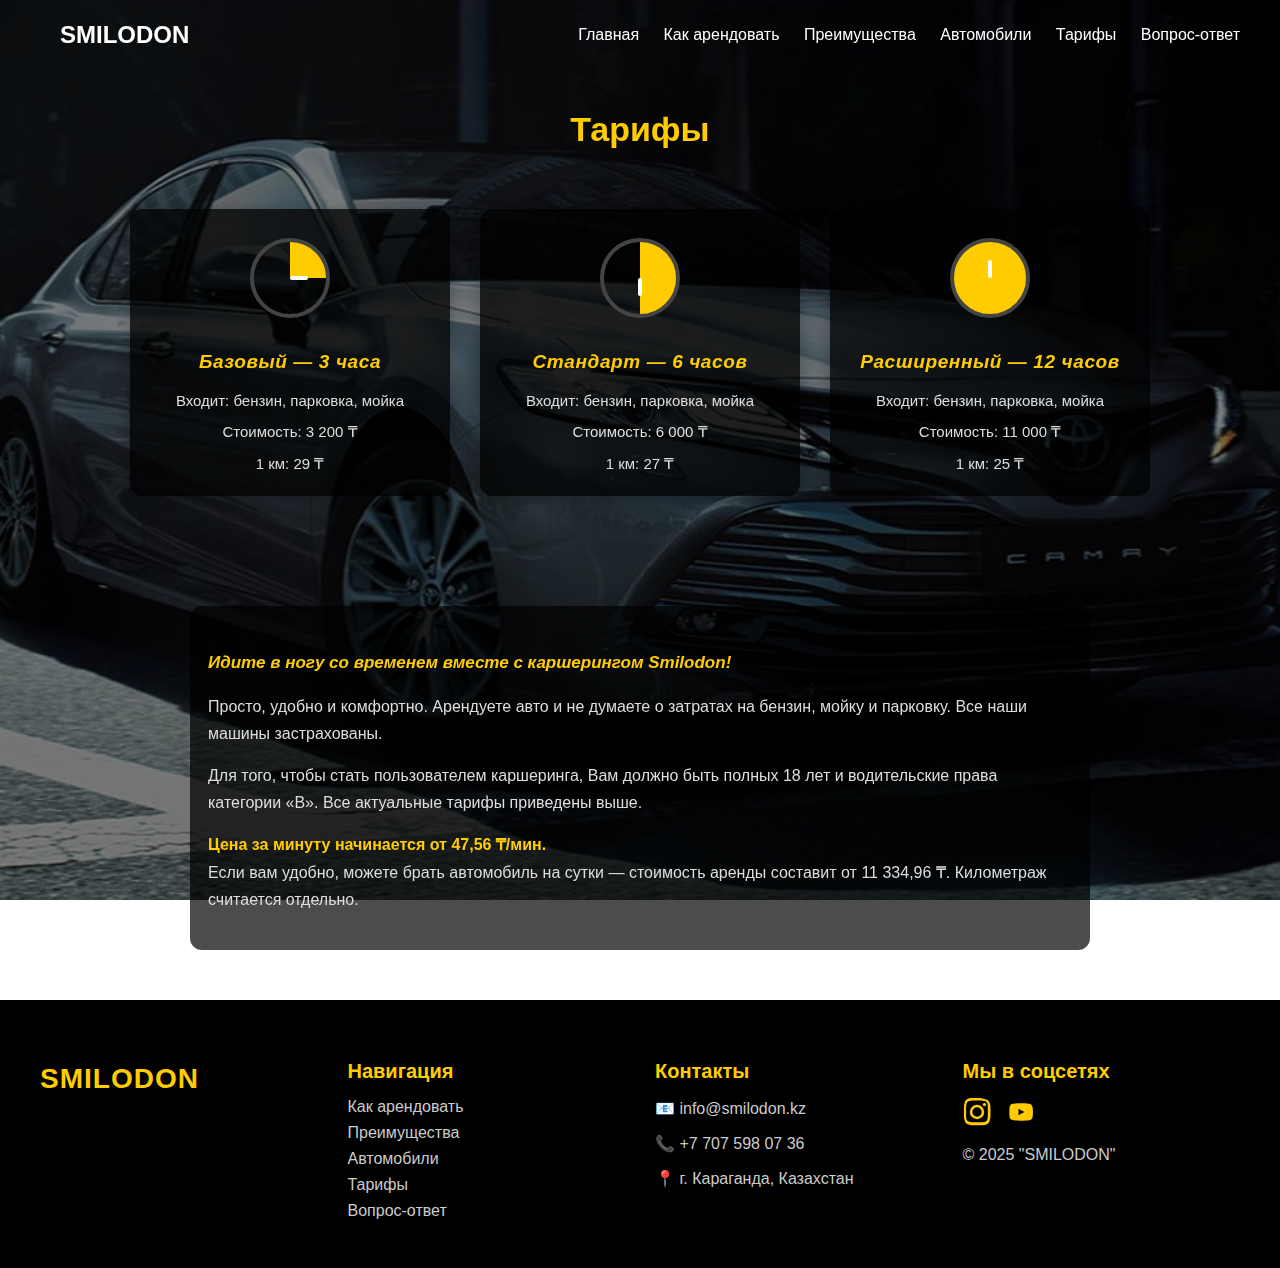
<file: Тарифы.html>
<!DOCTYPE html>
<html lang="ru">
<head>
  <meta charset="UTF-8">
  <title>Тарифы SMILODON</title>
  <link rel="stylesheet" href="footer.css">
  <style>
    * { box-sizing: border-box; }

    html, body {
      height: 100%;
      font-family: Arial, sans-serif;
      color: #fff;
      scroll-behavior: smooth;
    }

    body {
      margin: 0;
      min-height: 100vh;
      background: url('images/фон.jpg') no-repeat center center fixed;
      background-size: cover;
      position: relative;
      overflow-x: hidden;
    }
    body::before {
      content: "";
      position: fixed;
      inset: 0;
      background: rgba(0,0,0,0.5);
      z-index: -2;
    }

    header, footer, main {
      position: relative;
      z-index: 1;
    }

    header {
      background-color: #22222;
      padding: 1px;
    }

    nav {
      display: flex;
      justify-content: space-between;
      align-items: center;
      max-width: 1200px;
      margin: auto;
    }

    nav a {
      color: white;
      text-decoration: none;
      margin-left: 20px;
    }

    nav a:hover {
      color: #ffcc00;
      border-bottom: 2px solid #ffcc00;
    }

    h1 {
      text-align: center;
      margin: 40px 0 20px;
      color: #ffcc00;
      font-size: 34px;
    }

    .tariff-container {
      display: flex;
      flex-wrap: wrap;
      justify-content: center;
      gap: 30px;
      padding: 40px 20px 60px 20px;
      max-width: 1200px;
      margin: 0 auto;
    }

    .tariff-card {
      background: rgba(0,0,0,0.75);
      border-radius: 12px;
      padding: 28px 18px 22px 18px;
      width: 320px;
      box-shadow: 0 2px 14px 0 rgba(0,0,0,0.25);
      text-align: center;
      transition: transform 0.3s, border 0.3s;
      border: 1.5px solid transparent;
      display: flex;
      flex-direction: column;
      align-items: center;
    }

    .tariff-card:hover {
      transform: translateY(-5px) scale(1.01);
      border: 1.5px solid #ffcc00;
    }

    .tariff-card h3 {
      margin: 18px 0 12px 0;
      color: #ffcc00;
      font-size: 19px;
      font-weight: 700;
      letter-spacing: 0.6px;
    }

    .tariff-card p {
      margin: 7px 0;
      color: #ddd;
      font-size: 15px;
    }

    .tariff-card p:last-child {
      margin-bottom: 0;
    }

    /* Мини-иконка "часы" */
    .clock {
      width: 80px;
      height: 80px;
      border: 4px solid #444;
      border-radius: 50%;
      margin: 0 auto 15px;
      position: relative;
      background: conic-gradient(
        #ffcc00 0% 25%,
        transparent 25% 100%
      );
    }
    .clock.six {
      background: conic-gradient(
        #ffcc00 0% 50%,
        transparent 50% 100%
      );
    }
    .clock.twelve {
      background: #ffcc00;
    }
    .clock::after {
      content: "";
      position: absolute;
      top: 50%;
      left: 50%;
      width: 4px;
      height: 18px;
      background-color: white;
      border-radius: 2px;
    }
    /* Стрелка на 3 часа (90°) */
    .clock.three::after {
      transform: translate(-50%, -100%) rotate(90deg);
      transform-origin: bottom;
    }
    /* Стрелка на 6 часов (180°) */
    .clock.six::after {
      transform: translate(-50%, -100%) rotate(180deg);
      transform-origin: bottom;
    }
    /* Стрелка на 12 часов (0° или 360° - вверх) */
    .clock.twelve::after {
      transform: translate(-50%, -100%) rotate(0deg);
      transform-origin: bottom;
    }

    .description {
      max-width: 900px;
      margin: 50px auto;
      padding: 28px 18px 22px 18px;
      background-color: rgba(0, 0, 0, 0.7);
      border-radius: 12px;
      text-align: left;
      font-size: 16px;
      line-height: 1.7;
    }
    .description p {
      color: #ddd;
      margin: 15px 0;
    }
    .description p:first-child {
      color: #ffcc00;
      font-size: 17px;
    }
    .description strong {
      color: #ffcc00;
    }

    @media (max-width: 700px) {
      .tariff-container {
        flex-direction: column;
        align-items: center;
        gap: 20px;
        padding: 18px 5px 35px 5px;
      }
      .tariff-card {
        width: 100%;
        max-width: 340px;
      }
      .description {
        padding: 15px 5px;
        font-size: 15px;
      }
    }
  </style>
</head>
<body>

  <header>
    <nav>
      <h2><a href="основа.html">SMILODON</a></h2>
      <div>
        <a href="основа.html">Главная</a>
        <a href="основа.html#howto">Как арендовать</a>
        <a href="основа.html#advantages">Преимущества</a>
        <a href="Автомобили.html">Автомобили</a>
        <a href="Тарифы.html">Тарифы</a>
        <a href="Вопрос-ответ.html">Вопрос-ответ</a>
      </div>
    </nav>
  </header>

  <main>
    <h1>Тарифы</h1>
    <section class="tariff-container">
      <div class="tariff-card">
        <div class="clock three"></div>
        <h3><i>Базовый — 3 часа</i></h3>
        <p>Входит: бензин, парковка, мойка</p>
        <p>Стоимость: 3 200 ₸</p>
        <p>1 км: 29 ₸</p>
      </div>

      <div class="tariff-card">
        <div class="clock six"></div>
        <h3><i>Стандарт — 6 часов</i></h3>
        <p>Входит: бензин, парковка, мойка</p>
        <p>Стоимость: 6 000 ₸</p>
        <p>1 км: 27 ₸</p>
      </div>

      <div class="tariff-card">
        <div class="clock twelve"></div>
        <h3><i>Расширенный — 12 часов</i></h3>
        <p>Входит: бензин, парковка, мойка</p>
        <p>Стоимость: 11 000 ₸</p>
        <p>1 км: 25 ₸</p>
      </div>
    </section>

    <div class="description">
      <p><i><strong>Идите в ногу со временем вместе с каршерингом Smilodon!</strong></i></p>
      <p>Просто, удобно и комфортно. Арендуете авто и не думаете о затратах на бензин, мойку и парковку. Все наши машины застрахованы.</p>
      <p>Для того, чтобы стать пользователем каршеринга, Вам должно быть полных 18 лет и водительские права категории «В». Все актуальные тарифы приведены выше.</p>
      <p><strong>Цена за минуту начинается от 47,56 ₸/мин.</strong><br>
        Если вам удобно, можете брать автомобиль на сутки — стоимость аренды составит от 11 334,96 ₸. Километраж считается отдельно.
      </p>
    </div>
  </main>

  <footer class="footer">
  <div class="footer-container">

    <div class="footer-column">
      <h2 class="footer-logo"><a href="основа.html">SMILODON</a></h2>
    </div>

    <div class="footer-column">
      <h3>Навигация</h3>
      <ul class="footer-nav">
        <li><a href="#howto">Как арендовать</a></li>
        <li><a href="#advantages">Преимущества</a></li>
        <li><a href="Автомобили.html">Автомобили</a></li>
        <li><a href="Тарифы.html">Тарифы</a></li>
        <li><a href="Вопрос-ответ.html">Вопрос-ответ</a></li>
      </ul>
    </div>

    <div class="footer-column">
      <h3>Контакты</h3>
      <p>📧 <a href="mailto:info@smilodon.kz">info@smilodon.kz</a></p>
      <p>📞 <a href="tel:+77001234567">+7 707 598 07 36</a></p>
      <p>📍 г. Караганда, Казахстан</p>
    </div>

    <div class="footer-column">
      <h3>Мы в соцсетях</h3>
      <div class="social-icons">
        <a href="https://instagram.com" target="_blank" aria-label="Instagram">
          <!-- Instagram SVG -->
          <svg viewBox="0 0 24 24" width="28" height="28" fill="#ffcc00"><path d="M12 2.2c3.2 0 3.6 0 4.9.1 1.2.1 2 .3 2.4.5.6.3 1 .7 1.4 1.4.3.4.4 1.2.5 2.4.1 1.3.1 1.7.1 4.9s0 3.6-.1 4.9c-.1 1.2-.3 2-.5 2.4-.3.6-.7 1-1.4 1.4-.4.3-1.2.4-2.4.5-1.3.1-1.7.1-4.9.1s-3.6 0-4.9-.1c-1.2-.1-2-.3-2.4-.5-.6-.3-1-.7-1.4-1.4-.3-.4-.4-1.2-.5-2.4-.1-1.3-.1-1.7-.1-4.9s0-3.6.1-4.9c.1-1.2.3-2 .5-2.4.3-.6.7-1 1.4-1.4.4-.3 1.2-.4 2.4-.5C8.4 2.2 8.8 2.2 12 2.2m0-2.2C8.7 0 8.3 0 7 .1 5.7.2 4.6.5 3.8.9c-.9.4-1.7 1.2-2.1 2.1C1.3 4.6 1 5.7.9 7 .8 8.3.8 8.7.8 12c0 3.3 0 3.7.1 5 .1 1.3.4 2.4.9 3.3.4.9 1.2 1.7 2.1 2.1.9.4 2 .7 3.3.9 1.3.1 1.7.1 5 .1s3.7 0 5-.1c1.3-.1 2.4-.4 3.3-.9.9-.4 1.7-1.2 2.1-2.1.4-.9.7-2 .9-3.3.1-1.3.1-1.7.1-5s0-3.7-.1-5c-.1-1.3-.4-2.4-.9-3.3-.4-.9-1.2-1.7-2.1-2.1-.9-.4-2-.7-3.3-.9C15.7 0 15.3 0 12 0z"/><path d="M12 5.8a6.2 6.2 0 100 12.4 6.2 6.2 0 000-12.4zm0 10.2a4 4 0 110-8 4 4 0 010 8z"/><circle cx="18.4" cy="5.6" r="1.4"/></svg>
        </a>
        <a href="https://youtube.com" target="_blank" aria-label="YouTube">
          <!-- YouTube SVG -->
          <svg viewBox="0 0 24 24" width="28" height="28" fill="#ffcc00"><path d="M21.8 8s-.2-1.5-.8-2.1c-.8-.9-1.7-.9-2.1-1C16.3 4.5 12 4.5 12 4.5s-4.3 0-6.9.4c-.4.1-1.3.1-2.1 1C2.3 6.5 2.2 8 2.2 8S2 9.7 2 11.4v1.2C2 14.3 2.2 16 2.2 16s.2 1.5.8 2.1c.8.9 1.8.9 2.3 1 1.7.2 6.9.4 6.9.4s4.3 0 6.9-.4c.4-.1 1.3-.1 2.1-1 .6-.6.8-2.1.8-2.1s.2-1.7.2-3.4v-1.2c0-1.7-.2-3.4-.2-3.4zM9.8 14.7V9.3l5.2 2.7-5.2 2.7z"/></svg>
        </a>
        <p>© 2025 "SMILODON"</p>
      </div>
    </div>

  </div>
</footer>


</body>
</html>
</file>
<file: footer.css>
.footer {
  background-color: #000;
  color: #ccc;
  padding: 40px 20px;
  font-size: 16px;
}

.footer-container {
  display: flex;
  flex-wrap: wrap;
  justify-content: space-between;
  max-width: 1200px;
  margin: auto;
  gap: 30px;
}

.footer-column {
  flex: 1;
  min-width: 260px;
}

.footer h3 {
  color: #ffcc00;
  margin-bottom: 15px;
  font-size: 20px;
}

.footer a {
  color: #ccc;
  text-decoration: none;
}

.footer a:hover {
  color: #ffcc00;
  text-decoration: underline;
}

.footer-nav {
  list-style: none;
  padding: 0;
  margin: 0;
}

.footer-nav li {
  margin-bottom: 8px;
}

.social-icons a {
  display: inline-block;
  margin-right: 12px;
  transition: transform 0.3s ease;
}

.social-icons a:hover {
  transform: scale(1.2);
}

.footer-logo {
  font-size: 28px;
  font-weight: bold;
  color: #ffcc00;
  margin-bottom: 10px;
  letter-spacing: 1px;
}

.footer-logo a {
  color: #ffcc00;
  text-decoration: none;
}
.footer-logo a:hover {
  color: #fff;
}
</file>
